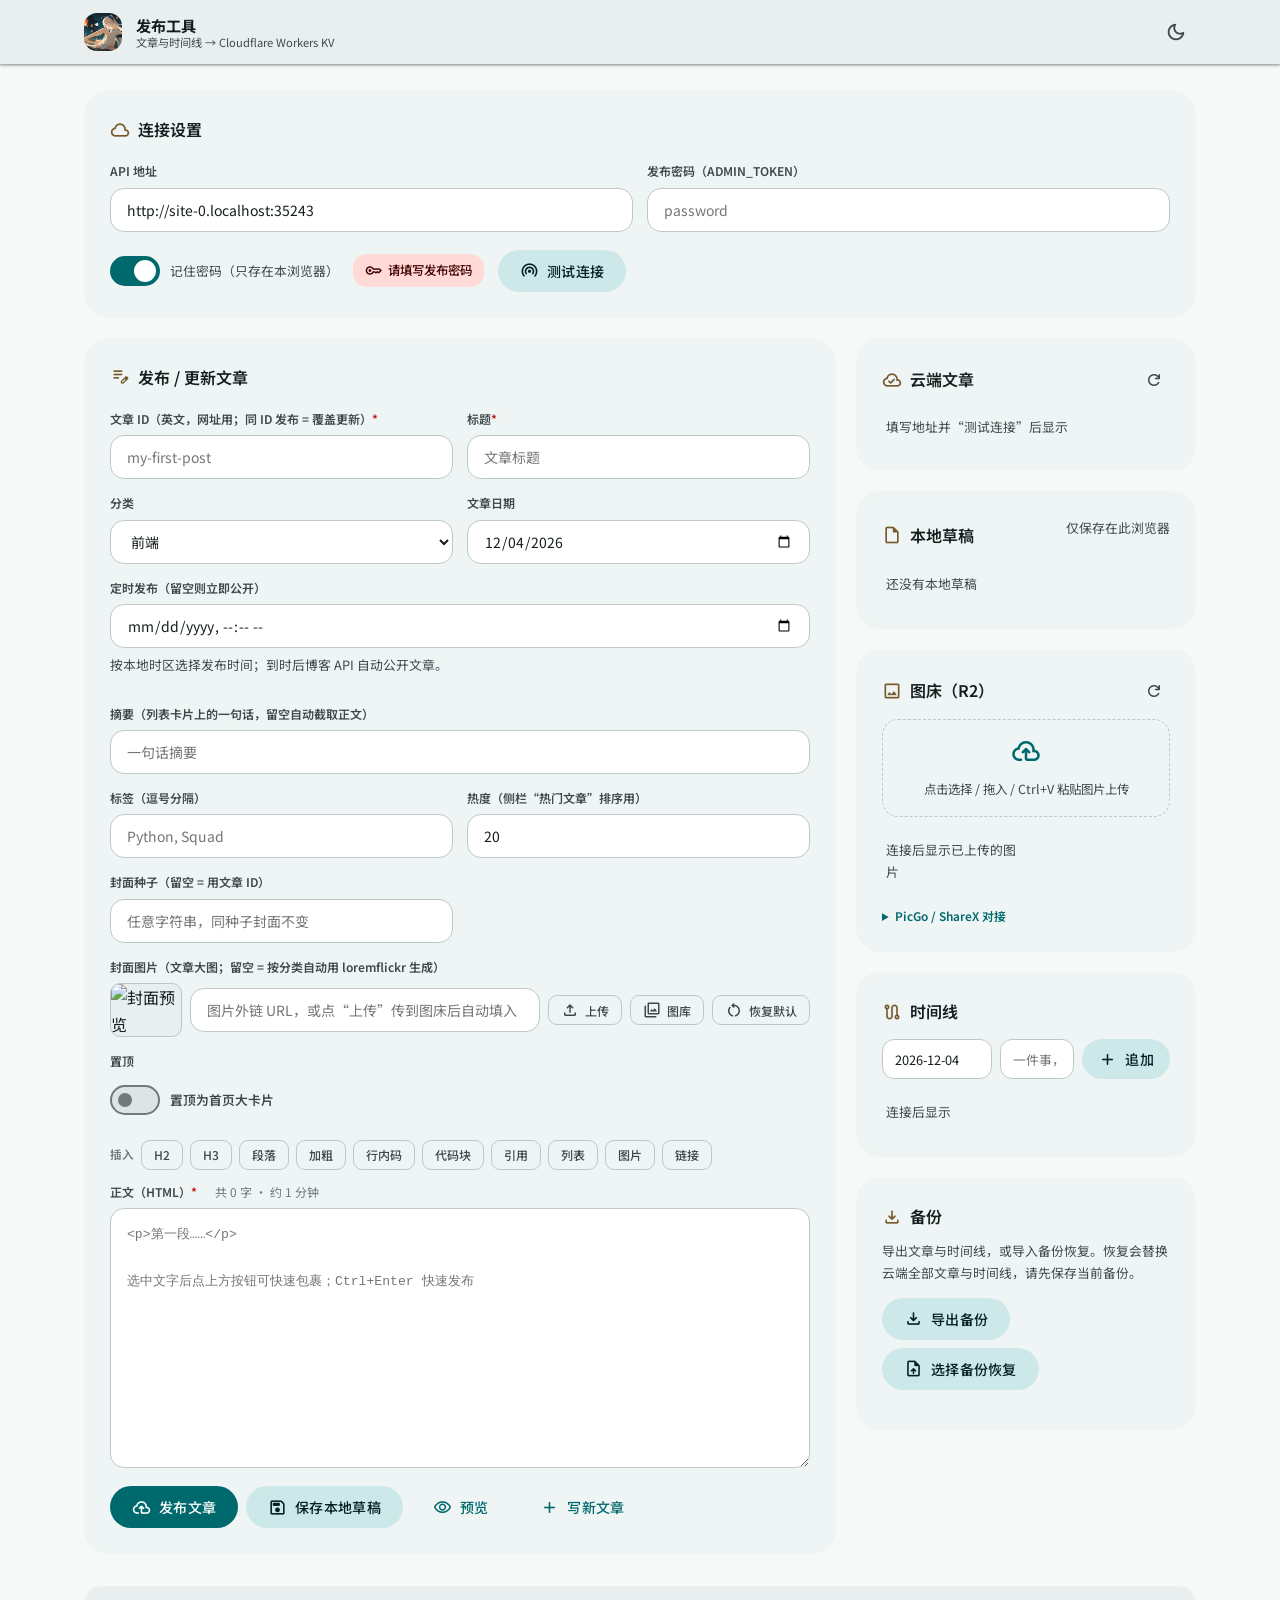
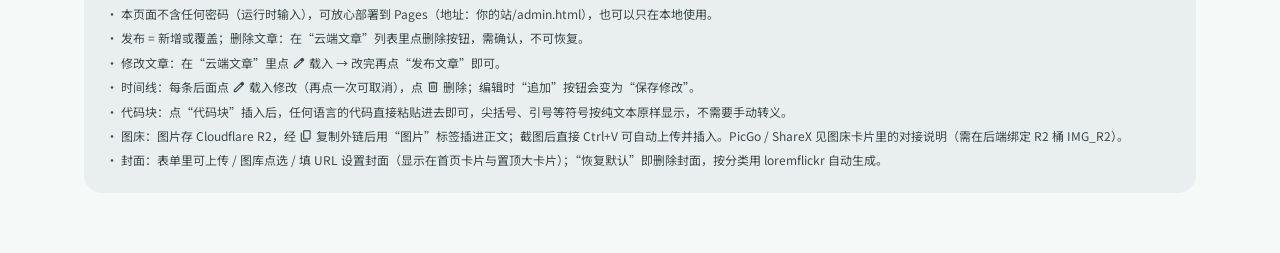
<file: admin.html>
<!DOCTYPE html>
<html lang="zh-CN">

<head>
  <meta charset="UTF-8">
  <meta name="viewport" content="width=device-width, initial-scale=1">
  <title>发布工具</title>
  <meta name="robots" content="noindex">
  <link rel="icon" type="image/jpeg" href="avatar.jpg">
  <link rel="preconnect" href="https://fonts.googleapis.com">
  <link rel="preconnect" href="https://fonts.gstatic.com" crossorigin>
  <link href="https://fonts.googleapis.com/css2?family=Noto+Sans+SC:wght@400;500;700&display=swap" rel="stylesheet">
  <link
    href="https://fonts.googleapis.com/css2?family=Material+Symbols+Rounded:opsz,wght,FILL,GRAD@20..48,300..600,0..1,0&display=block"
    rel="stylesheet">
  <link rel="stylesheet" href="base.css">
  <link rel="stylesheet" href="admin.css">
</head>

<body>


  <header class="top-app-bar">
    <div class="bar-inner">
      <img class="avatar" src="avatar.jpg" alt="">
      <div class="bar-title">
        <b>发布工具</b>
        <span>文章与时间线 → Cloudflare Workers KV</span>
      </div>
      <div class="bar-actions">
        <button class="icon-btn" id="themeBtn" aria-label="切换主题"><span class="msr">dark_mode</span></button>
      </div>
    </div>
  </header>

  <main class="container">

    <!-- ============ 连接设置 ============ -->
    <section class="card">
      <h2 class="card-title"><span class="msr">cloud</span>连接设置</h2>
      <div class="conn-grid">
        <div class="field">
          <label for="apiBase">API 地址</label>
          <input id="apiBase" placeholder="（部署在本站时自动填写）">
        </div>
        <div class="field">
          <label for="token">发布密码（ADMIN_TOKEN）</label>
          <input id="token" type="password" placeholder="password">
        </div>
      </div>
      <div class="conn-actions">
        <label class="switch">
          <input type="checkbox" id="remember">
          <span class="track"><span class="thumb"></span></span>
          <span class="switch-label">记住密码（只存在本浏览器）</span>
        </label>
        <span class="conn-status" id="connStatus"><span class="msr">cloud_off</span>未连接</span>
        <button class="btn btn-tonal" id="testBtn"><span class="msr">wifi_tethering</span>测试连接</button>
      </div>
    </section>

    <div class="main-grid">

      <!-- ============ 左：文章编辑器 ============ -->
      <section class="card editor-card">
        <div class="editor-head">
          <h2 class="card-title"><span class="msr">edit_note</span>发布 / 更新文章</h2>
          <span class="badge" id="editingBadge" hidden></span>
        </div>

        <div class="form-grid">
          <div class="field">
            <label for="pId">文章 ID（英文，网址用；同 ID 发布 = 覆盖更新）<i>*</i></label>
            <input id="pId" placeholder="my-first-post">
          </div>
          <div class="field">
            <label for="pTitle">标题<i>*</i></label>
            <input id="pTitle" placeholder="文章标题">
          </div>
          <div class="field">
            <label for="pCat">分类</label>
            <select id="pCat"></select>
          </div>
          <div class="field">
            <label for="pDate">文章日期</label>
            <input id="pDate" type="date">
          </div>
          <div class="field span-2">
            <label for="pPublishAt">定时发布（留空则立即公开）</label>
            <input id="pPublishAt" type="datetime-local">
            <small class="side-desc">按本地时区选择发布时间；到时后博客 API 自动公开文章。</small>
          </div>
          <div class="field span-2">
            <label for="pExcerpt">摘要（列表卡片上的一句话，留空自动截取正文）</label>
            <input id="pExcerpt" placeholder="一句话摘要">
          </div>
          <div class="field">
            <label for="pTags">标签（逗号分隔）</label>
            <input id="pTags" placeholder="Python, Squad">
          </div>
          <div class="field">
            <label for="pHeat">热度（侧栏“热门文章”排序用）</label>
            <input id="pHeat" type="number" value="20">
          </div>
          <div class="field">
            <label for="pSeed">封面种子（留空 = 用文章 ID）</label>
            <input id="pSeed" placeholder="任意字符串，同种子封面不变">
          </div>
          <div class="field span-2">
            <label for="pCover">封面图片（文章大图；留空 = 按分类自动用 loremflickr 生成）</label>
            <div class="cover-row">
              <img id="coverPreview" class="cover-preview" hidden alt="封面预览">
              <input id="pCover" placeholder="图片外链 URL，或点“上传”传到图床后自动填入">
              <button class="chip" type="button" id="coverUploadBtn" title="上传图片到图床并设为封面"><span
                  class="msr">upload</span>上传</button>
              <button class="chip" type="button" id="coverPickBtn" title="从图床已上传的图片里点选一张"><span
                  class="msr">photo_library</span>图库</button>
              <button class="chip" type="button" id="coverClearBtn" title="删除自定义封面，恢复 loremflickr 自动生成"><span
                  class="msr">restart_alt</span>恢复默认</button>
            </div>
          </div>
          <div class="field">
            <label>置顶</label>
            <label class="switch" style="height:44px">
              <input type="checkbox" id="featured">
              <span class="track"><span class="thumb"></span></span>
              <span class="switch-label">置顶为首页大卡片</span>
            </label>
          </div>
        </div>

        <div class="insert-bar">
          <span class="insert-label">插入</span>
          <button class="chip" data-ins="h2" type="button">H2</button>
          <button class="chip" data-ins="h3" type="button">H3</button>
          <button class="chip" data-ins="p" type="button">段落</button>
          <button class="chip" data-ins="b" type="button">加粗</button>
          <button class="chip" data-ins="code" type="button">行内码</button>
          <button class="chip" data-ins="pre" type="button">代码块</button>
          <button class="chip" data-ins="quote" type="button">引用</button>
          <button class="chip" data-ins="ul" type="button">列表</button>
          <button class="chip" data-ins="img" type="button">图片</button>
          <button class="chip" data-ins="link" type="button">链接</button>
        </div>

        <div class="field">
          <label for="content">正文（HTML）<i>*</i>　<span class="count" id="stats"></span></label>
          <textarea id="content"
            placeholder="&lt;p&gt;第一段……&lt;/p&gt;&#10;&#10;选中文字后点上方按钮可快速包裹；Ctrl+Enter 快速发布"></textarea>
        </div>

        <div class="preview-box" id="previewBox" hidden>
          <p class="preview-title">预览</p>
          <div class="prose" id="preview"></div>
        </div>

        <div class="msg" id="msg"></div>

        <div class="editor-actions">
          <button class="btn btn-filled" id="publishBtn"><span class="msr">cloud_upload</span>发布文章</button>
          <button class="btn btn-tonal" id="saveDraftBtn"><span class="msr">save</span>保存本地草稿</button>
          <button class="btn btn-text" id="previewBtn"><span class="msr">visibility</span>预览</button>
          <button class="btn btn-text" id="newBtn"><span class="msr">add</span>写新文章</button>
          <span class="side-desc" id="draftSaveStatus" aria-live="polite"></span>
        </div>
      </section>


      <aside class="side">

        <section class="card">
          <div class="side-head">
            <h2 class="card-title"><span class="msr">cloud_done</span>云端文章</h2>
            <button class="icon-btn sm" id="refreshBtn" title="刷新列表"><span class="msr">refresh</span></button>
          </div>
          <div class="cloud-list" id="cloudList">
            <p class="placeholder">填写地址并“测试连接”后显示</p>
          </div>
        </section>

        <section class="card">
          <div class="side-head">
            <h2 class="card-title"><span class="msr">draft</span>本地草稿</h2>
            <span class="side-desc">仅保存在此浏览器</span>
          </div>
          <div class="cloud-list" id="localDraftList"></div>
        </section>

        <section class="card">
          <div class="side-head">
            <h2 class="card-title"><span class="msr">image</span>图床（R2）</h2>
            <button class="icon-btn sm" id="imgRefreshBtn" title="刷新图片列表"><span class="msr">refresh</span></button>
          </div>
          <div class="drop-zone" id="dropZone">
            <span class="msr">cloud_upload</span>
            <p>点击选择 / 拖入 / Ctrl+V 粘贴图片上传</p>
          </div>
          <input type="file" id="imgInput" accept="image/*" multiple hidden>
          <div class="img-grid" id="imgGrid">
            <p class="placeholder">连接后显示已上传的图片</p>
          </div>
          <div class="api-tip">
            <details>
              <summary>PicGo / ShareX 对接</summary>
              <p>接口：<code class="js-ep">/api/upload</code>（POST），图片用 multipart 字段 <code>file</code> 上传，鉴权头
                <code>X-Admin-Token</code> = 发布密码，返回 JSON 里的 <code>url</code> 即外链。</p>
              <pre>PicGo「自定义 Web 图床」：
  API 地址   https://你的域名/api/upload
  请求方式   POST
  表单字段   file  （文件字段）
  请求头     X-Admin-Token: 你的发布密码
  URL 后缀   data.url

ShareX「自定义上传器」：
  Method     POST
  URL        https://你的域名/api/upload
  Headers    X-Admin-Token = 你的发布密码
  Body       Form(Multipart)，文件字段名 file</pre>
            </details>
          </div>
        </section>

        <section class="card">
          <h2 class="card-title" style="margin-bottom:14px"><span class="msr">route</span>时间线</h2>
          <div class="tl-form">
            <input id="tDate" type="text" placeholder="2026-09-01" style="width:110px;flex:none">
            <input id="tText" type="text" placeholder="一件事，如：第一次用 KV 发文">
            <button class="btn btn-tonal" id="tlAddBtn"><span class="msr">add</span>追加</button>
          </div>
          <div class="tl-list" id="tlList">
            <p class="placeholder">连接后显示</p>
          </div>
        </section>

        <section class="card">
          <h2 class="card-title" style="margin-bottom:10px"><span class="msr">download</span>备份</h2>
          <p class="side-desc">导出文章与时间线，或导入备份恢复。恢复会替换云端全部文章与时间线，请先保存当前备份。</p>
          <div style="display:flex;gap:8px;flex-wrap:wrap">
            <button class="btn btn-tonal" id="backupBtn"><span class="msr">download</span>导出备份</button>
            <button class="btn btn-tonal" id="restorePickBtn"><span class="msr">upload_file</span>选择备份恢复</button>
          </div>
          <input type="file" id="restoreInput" accept=".json,application/json" hidden>
          <p class="side-desc" id="restoreStatus" aria-live="polite"></p>
        </section>

      </aside>
    </div>

    <footer class="tips">
      <p>· 本页面不含任何密码（运行时输入），可放心部署到 Pages（地址：你的站/admin.html），也可以只在本地使用。</p>
      <p>· 发布 = 新增或覆盖；删除文章：在“云端文章”列表里点删除按钮，需确认，不可恢复。</p>
      <p>· 修改文章：在“云端文章”里点 <span class="msr" style="font-size:14px;vertical-align:-2px">edit</span> 载入 → 改完再点“发布文章”即可。
      </p>
      <p>· 时间线：每条后面点 <span class="msr" style="font-size:14px;vertical-align:-2px">edit</span> 载入修改（再点一次可取消），点 <span
          class="msr" style="font-size:14px;vertical-align:-2px">delete</span> 删除；编辑时“追加”按钮会变为“保存修改”。</p>
      <p>· 代码块：点“代码块”插入后，任何语言的代码直接粘贴进去即可，尖括号、引号等符号按纯文本原样显示，不需要手动转义。</p>
      <p>· 图床：图片存 Cloudflare R2，经 <span class="msr" style="font-size:14px;vertical-align:-2px">content_copy</span>
        复制外链后用“图片”标签插进正文；截图后直接 Ctrl+V 可自动上传并插入。PicGo / ShareX 见图床卡片里的对接说明（需在后端绑定 R2 桶 IMG_R2）。</p>
      <p>· 封面：表单里可上传 / 图库点选 / 填 URL 设置封面（显示在首页卡片与置顶大卡片）；“恢复默认”即删除封面，按分类用 loremflickr 自动生成。</p>
    </footer>
  </main>

  <script src="sanitize.js"></script>
  <script src="admin.js"></script>
</body>

</html>
</file>
<file: base.css>
/* ============================================================
   base.css —— 共享设计系统
   博客端（style.css）与发布后台（admin.css）都依赖本文件：
   M3 设计令牌、reset、图标字体、按钮 / chip / 卡片基础组件。
   页面差异（字号、间距覆盖）写在各自的 css 里。
   ============================================================ */

/* ---------------- M3 色彩令牌（亮色方案） ---------------- */
:root {
  --md-primary: #00696d;
  --md-on-primary: #ffffff;
  --md-primary-container: #9cf1f2;
  --md-on-primary-container: #002021;
  --md-secondary: #4a6365;
  --md-on-secondary: #ffffff;
  --md-secondary-container: #cce8e9;
  --md-on-secondary-container: #051f21;
  --md-tertiary: #77592d;
  --md-on-tertiary: #ffffff;
  --md-tertiary-container: #ffdfa6;
  --md-on-tertiary-container: #271a00;
  --md-error: #ba1a1a;
  --md-on-error: #ffffff;
  --md-error-container: #ffdad6;
  --md-on-error-container: #410002;
  --md-surface: #f5faf9;
  --md-on-surface: #161d1d;
  --md-surface-variant: #dae4e5;
  --md-on-surface-variant: #3f4949;
  --md-outline: #6f7979;
  --md-outline-variant: #bec8c9;
  --md-surface-container-lowest: #ffffff;
  --md-surface-container-low: #eff5f4;
  --md-surface-container: #e9efef;
  --md-surface-container-high: #e3eaea;
  --md-surface-container-highest: #dee4e4;
  --md-inverse-surface: #2b3232;
  --md-inverse-on-surface: #ecf2f1;
  --md-inverse-primary: #80d4d5;

  --elev-1: 0 1px 2px rgba(0,0,0,.3), 0 1px 3px 1px rgba(0,0,0,.15);
  --elev-2: 0 1px 2px rgba(0,0,0,.3), 0 2px 6px 2px rgba(0,0,0,.15);
  --elev-3: 0 1px 3px rgba(0,0,0,.3), 0 4px 8px 3px rgba(0,0,0,.15);

  --ease-standard: cubic-bezier(.2, 0, 0, 1);
  --ease-spring: cubic-bezier(.34, 1.56, .64, 1);
  --font-mono: ui-monospace, 'SF Mono', 'Cascadia Code', Consolas, monospace;
}

/* ---------------- M3 暗色方案 ---------------- */
[data-theme="dark"] {
  --md-primary: #80d4d5;
  --md-on-primary: #003738;
  --md-primary-container: #004f51;
  --md-on-primary-container: #9cf1f2;
  --md-secondary: #b0cbcd;
  --md-on-secondary: #1c3436;
  --md-secondary-container: #334b4d;
  --md-on-secondary-container: #cce8e9;
  --md-tertiary: #e8c28c;
  --md-on-tertiary: #422d00;
  --md-tertiary-container: #5d4212;
  --md-on-tertiary-container: #ffdfa6;
  --md-error: #ffb4ab;
  --md-on-error: #690005;
  --md-error-container: #93000a;
  --md-on-error-container: #ffdad6;
  --md-surface: #0e1515;
  --md-on-surface: #dee4e4;
  --md-surface-variant: #3f4949;
  --md-on-surface-variant: #bec8c9;
  --md-outline: #899393;
  --md-outline-variant: #3f4949;
  --md-surface-container-lowest: #090f0f;
  --md-surface-container-low: #161d1d;
  --md-surface-container: #1a2121;
  --md-surface-container-high: #252b2b;
  --md-surface-container-highest: #303636;
  --md-inverse-surface: #dee4e4;
  --md-inverse-on-surface: #2b3232;
  --md-inverse-primary: #00696d;
  --elev-1: 0 1px 2px rgba(0,0,0,.5), 0 1px 3px 1px rgba(0,0,0,.2);
  --elev-2: 0 1px 2px rgba(0,0,0,.5), 0 2px 6px 2px rgba(0,0,0,.25);
  --elev-3: 0 2px 4px rgba(0,0,0,.5), 0 4px 10px 3px rgba(0,0,0,.3);
}

/* ---------------- 基础 ---------------- */
* { margin: 0; padding: 0; box-sizing: border-box; }
body {
  font-family: var(--font-sans);
  background: var(--md-surface);
  color: var(--md-on-surface);
  line-height: 1.75;
  -webkit-font-smoothing: antialiased;
  transition: background-color .35s var(--ease-standard), color .35s var(--ease-standard);
}
img { display: block; max-width: 100%; }
a { color: inherit; text-decoration: none; }
button { font-family: inherit; cursor: pointer; border: none; background: none; color: inherit; }
::selection { background: var(--md-primary-container); color: var(--md-on-primary-container); }
:focus-visible { outline: 2px solid var(--md-primary); outline-offset: 2px; border-radius: 4px; }
::-webkit-scrollbar { width: 10px; height: 10px; }
::-webkit-scrollbar-thumb { background: var(--md-outline-variant); border-radius: 8px; border: 2px solid var(--md-surface); }
::-webkit-scrollbar-track { background: transparent; }

/* Material Symbols Rounded 图标 */
.msr {
  font-family: 'Material Symbols Rounded';
  font-weight: normal; font-style: normal; font-size: 24px; line-height: 1;
  letter-spacing: normal; text-transform: none; display: inline-block; white-space: nowrap;
  direction: ltr; -webkit-font-feature-settings: 'liga'; -webkit-font-smoothing: antialiased;
  font-variation-settings: 'FILL' 0, 'wght' 400, 'GRAD' 0, 'opsz' 24;
  transition: font-variation-settings .35s var(--ease-standard);
  user-select: none;
}
.msr.filled { font-variation-settings: 'FILL' 1, 'wght' 400, 'GRAD' 0, 'opsz' 24; }

/* ---------------- 按钮体系（M3） ---------------- */
.btn {
  display: inline-flex; align-items: center; justify-content: center; gap: 8px;
  height: 42px; padding: 0 24px; border-radius: 21px;
  font-size: .875rem; font-weight: 500; letter-spacing: .02em;
  position: relative; transition: box-shadow .25s var(--ease-standard), background-color .25s;
}
.btn .msr { font-size: 19px; }
.btn-filled { background: var(--md-primary); color: var(--md-on-primary); }
.btn-filled:hover { box-shadow: var(--elev-1); }
.btn-tonal { background: var(--md-secondary-container); color: var(--md-on-secondary-container); }
.btn-text { background: transparent; color: var(--md-primary); padding: 0 16px; }

/* 状态层：hover 8% / active 12% */
.btn::after, .icon-btn::after, .chip::after {
  content: ""; position: absolute; inset: 0; border-radius: inherit;
  background: currentColor; opacity: 0; pointer-events: none;
  transition: opacity .18s var(--ease-standard);
}
.btn:hover::after, .icon-btn:hover::after, .chip:hover::after { opacity: .08; }
.btn:active::after, .icon-btn:active::after, .chip:active::after { opacity: .12; }

.icon-btn {
  width: 42px; height: 42px; border-radius: 50%; display: grid; place-items: center;
  color: var(--md-on-surface-variant); position: relative; transition: color .2s;
}
.icon-btn:hover { color: var(--md-on-surface); }
.icon-btn .msr { font-size: 22px; }
.icon-btn.sm { width: 34px; height: 34px; }
.icon-btn.sm .msr { font-size: 18px; }

/* ---------------- Chips（M3） ---------------- */
.chip {
  display: inline-flex; align-items: center; gap: 6px; height: 34px; padding: 0 14px;
  border-radius: 10px; border: 1px solid var(--md-outline-variant);
  background: transparent; color: var(--md-on-surface-variant);
  font-size: .8125rem; font-weight: 500; position: relative;
  transition: background-color .25s, color .25s, border-color .25s;
}
.chip .msr { font-size: 18px; }
.chip.selected { background: var(--md-secondary-container); color: var(--md-on-secondary-container); border-color: transparent; }

/* ---------------- 卡片 ---------------- */
.card { background: var(--md-surface-container-low); border-radius: 24px; }

/* ---------------- 动效减弱 ---------------- */
@media (prefers-reduced-motion: reduce) {
  *, *::before, *::after { animation-duration: .01ms !important; animation-iteration-count: 1 !important; transition-duration: .01ms !important; }
  html { scroll-behavior: auto; }
}
</file>
<file: admin.css>
/* ============================================================
   admin.css —— 发布后台样式
   依赖 base.css（设计令牌 / reset / 按钮 / chip / 卡片）。
   本文件包含：后台布局与功能样式 + 少量尺寸覆盖
   （后台图标 / chip / 按钮比博客端略小，保持原有视）。
   ============================================================ */

/* 页面级字体（后台不加载 Google Sans Text，直接用 Noto Sans SC） */
:root {
  --font-sans: 'Noto Sans SC', system-ui, -apple-system, 'Segoe UI', sans-serif;
  --font-mono: ui-monospace, 'SF Mono', Consolas, monospace;
  --ease: var(--ease-standard); /* 兼容历史命名 */
}

body {
  line-height: 1.7;
  min-height: 100vh;
  transition: background-color .3s var(--ease), color .3s var(--ease);
}

::-webkit-scrollbar { width: 8px; height: 8px; }
::-webkit-scrollbar-thumb { background: var(--md-outline-variant); border-radius: 8px; border: none; }

/* ---- 尺寸差异覆盖（后台略紧凑） ---- */
.msr { font-size: 20px; }
.btn { padding: 0 22px; transition: box-shadow .25s, opacity .2s; }
.btn:disabled { opacity: .55; cursor: default; }
.icon-btn { width: 40px; height: 40px; }
.icon-btn.sm { width: 32px; height: 32px; }
.icon-btn.sm .msr { font-size: 18px; }
.chip { height: 30px; padding: 0 12px; border-radius: 9px; font-size: .75rem; }
.chip:hover { border-color: var(--md-outline); }
.card { padding: 26px; }

/* ---------------- 顶部应用栏 ---------------- */
.top-app-bar {
  position: sticky;
  top: 0;
  z-index: 50;
  background: var(--md-surface-container);
  box-shadow: var(--elev-1);
}

.bar-inner {
  max-width: 1160px;
  margin: 0 auto;
  height: 64px;
  padding: 0 24px;
  display: flex;
  align-items: center;
  gap: 14px;
}

.avatar {
  width: 38px;
  height: 38px;
  border-radius: 13px;
  object-fit: cover;
}

.bar-title b {
  display: block;
  font-size: .95rem;
  line-height: 1.4;
}

.bar-title span {
  display: block;
  font-size: .7rem;
  color: var(--md-on-surface-variant);
  line-height: 1.2;
}

.bar-actions {
  margin-left: auto;
}

/* ---------------- 布局 ---------------- */
.container {
  max-width: 1160px;
  margin: 0 auto;
  padding: 26px 24px 60px;
}

.card-title {
  display: flex;
  align-items: center;
  gap: 8px;
  font-size: 1rem;
  font-weight: 600;
}

.card-title .msr {
  font-size: 20px;
  color: var(--md-tertiary);
}

.conn-grid {
  display: grid;
  grid-template-columns: 1fr 1fr;
  gap: 14px;
  margin-top: 18px;
}

.main-grid {
  display: grid;
  grid-template-columns: minmax(0, 1fr) 340px;
  gap: 20px;
  margin-top: 20px;
  align-items: start;
}

.side {
  display: flex;
  flex-direction: column;
  gap: 20px;
}

.side-head {
  display: flex;
  align-items: center;
  justify-content: space-between;
  margin-bottom: 12px;
}

.side-desc {
  font-size: .8rem;
  color: var(--md-on-surface-variant);
  margin-bottom: 14px;
}

/* ---------------- 表单 ---------------- */
.field {
  display: flex;
  flex-direction: column;
  gap: 6px;
  min-width: 0;
}

.field label {
  font-size: .75rem;
  font-weight: 600;
  color: var(--md-on-surface-variant);
}

.field label i {
  color: var(--md-error);
  font-style: normal;
}

.field .count {
  font-weight: 400;
  color: var(--md-outline);
  margin-left: 6px;
}

.field input,
.field select,
.field textarea {
  width: 100%;
  height: 44px;
  padding: 0 16px;
  border-radius: 14px;
  border: 1px solid var(--md-outline-variant);
  background: var(--md-surface-container-lowest);
  color: var(--md-on-surface);
  font: .875rem var(--font-sans);
  outline: none;
  transition: border-color .2s;
}

.field input:focus,
.field select:focus,
.field textarea:focus {
  border-color: var(--md-primary);
}

.field input.invalid,
.field textarea.invalid {
  border-color: var(--md-error);
}

.field textarea {
  height: auto;
  min-height: 260px;
  padding: 14px 16px;
  resize: vertical;
  font-family: var(--font-mono);
  font-size: .82rem;
  line-height: 1.8;
}

.form-grid {
  display: grid;
  grid-template-columns: repeat(2, 1fr);
  gap: 14px;
  margin-top: 18px;
}

.span-2 {
  grid-column: 1 / -1;
}

/* ---------------- 开关（M3 Switch） ---------------- */
.switch {
  display: inline-flex;
  align-items: center;
  gap: 10px;
  cursor: pointer;
}

.switch input {
  display: none;
}

.track {
  width: 50px;
  height: 30px;
  border-radius: 15px;
  background: var(--md-surface-container-highest);
  border: 2px solid var(--md-outline);
  position: relative;
  flex: none;
  transition: .25s var(--ease);
}

.thumb {
  position: absolute;
  left: 6px;
  top: 50%;
  transform: translateY(-50%);
  width: 14px;
  height: 14px;
  border-radius: 50%;
  background: var(--md-outline);
  transition: .25s var(--ease);
}

.switch input:checked+.track {
  background: var(--md-primary);
  border-color: var(--md-primary);
}

.switch input:checked+.track .thumb {
  left: 22px;
  width: 22px;
  height: 22px;
  background: var(--md-on-primary);
}

.switch-label {
  font-size: .8rem;
  color: var(--md-on-surface-variant);
}

/* ---------------- 连接状态 / 消息 ---------------- */
.conn-actions {
  display: flex;
  align-items: center;
  gap: 14px;
  margin-top: 18px;
  flex-wrap: wrap;
}

.conn-status {
  display: inline-flex;
  align-items: center;
  gap: 6px;
  font-size: .78rem;
  font-weight: 500;
  color: var(--md-on-surface-variant);
  padding: 6px 12px;
  border-radius: 14px;
  background: var(--md-surface-container-high);
}

.conn-status .msr {
  font-size: 17px;
}

.conn-status.ok {
  color: var(--md-on-secondary-container);
  background: var(--md-secondary-container);
}

.conn-status.err {
  color: var(--md-on-error-container);
  background: var(--md-error-container);
}

.msg {
  display: none;
  align-items: center;
  gap: 10px;
  margin-top: 16px;
  padding: 12px 16px;
  border-radius: 14px;
  font-size: .83rem;
}

.msg.show {
  display: flex;
}

.msg .msr {
  font-size: 19px;
  flex: none;
}

.msg.ok {
  background: var(--md-secondary-container);
  color: var(--md-on-secondary-container);
}

.msg.err {
  background: var(--md-error-container);
  color: var(--md-on-error-container);
}

.msg.info {
  background: var(--md-surface-container-high);
  color: var(--md-on-surface);
}

/* ---------------- 编辑器 ---------------- */
.editor-head {
  display: flex;
  align-items: center;
  justify-content: space-between;
  gap: 10px;
  flex-wrap: wrap;
}

.badge {
  font-size: .72rem;
  font-weight: 600;
  color: var(--md-on-tertiary-container);
  background: var(--md-tertiary-container);
  padding: 4px 12px;
  border-radius: 12px;
}

.insert-bar {
  display: flex;
  align-items: center;
  gap: 7px;
  flex-wrap: wrap;
  margin: 18px 0 12px;
}

.insert-label {
  font-size: .72rem;
  font-weight: 600;
  color: var(--md-outline);
}

.editor-actions {
  display: flex;
  gap: 8px;
  margin-top: 18px;
  flex-wrap: wrap;
}

.preview-box {
  margin-top: 14px;
  border: 1px dashed var(--md-outline-variant);
  border-radius: 16px;
  padding: 18px 20px;
}

.preview-title {
  font-size: .72rem;
  font-weight: 600;
  letter-spacing: .1em;
  color: var(--md-outline);
  margin-bottom: 10px;
}

.placeholder {
  font-size: .8rem;
  color: var(--md-on-surface-variant);
  padding: 8px 4px;
}

/* 预览区排版（博客正文迷你版） */
.prose {
  font-size: .92rem;
  line-height: 1.9;
}

.prose p {
  margin-bottom: 1em;
}

.prose h2 {
  display: flex;
  align-items: center;
  gap: 8px;
  font-size: 1.15rem;
  margin: 1.4em 0 .7em;
}

.prose h2::before {
  content: "";
  width: 4px;
  height: 16px;
  border-radius: 2px;
  background: var(--md-primary);
}

.prose h3 {
  font-size: 1rem;
  margin: 1.2em 0 .6em;
}

.prose strong {
  font-weight: 600;
}

.prose code {
  font-family: var(--font-mono);
  font-size: .85em;
  background: var(--md-secondary-container);
  color: var(--md-on-secondary-container);
  padding: 2px 6px;
  border-radius: 6px;
}

.prose pre {
  background: var(--md-surface-container-high);
  border: 1px solid var(--md-outline-variant);
  border-radius: 12px;
  padding: 14px 16px;
  overflow-x: auto;
  margin: 1.2em 0;
}

.prose pre code {
  background: none;
  padding: 0;
  font-size: .8rem;
}

.prose blockquote {
  border-left: 3px solid var(--md-primary);
  background: var(--md-surface-container);
  border-radius: 4px 14px 14px 4px;
  padding: 10px 16px;
  margin: 1.2em 0;
}

.prose ul {
  list-style: none;
  padding-left: 4px;
  margin: 1em 0;
}

.prose li {
  position: relative;
  padding-left: 20px;
  margin-bottom: .4em;
}

.prose li::before {
  content: "";
  position: absolute;
  left: 2px;
  top: .7em;
  width: 6px;
  height: 6px;
  border-radius: 50%;
  background: var(--md-tertiary);
}

.prose figure {
  margin: 1.2em 0;
}

.prose figure img {
  border-radius: 14px;
  width: 100%;
}

.prose figcaption {
  text-align: center;
  font-size: .75rem;
  color: var(--md-on-surface-variant);
  margin-top: 6px;
}

.prose a {
  color: var(--md-primary);
}

/* ---------------- 云端文章列表 ---------------- */
.cloud-list {
  display: flex;
  flex-direction: column;
  gap: 4px;
  max-height: 430px;
  overflow-y: auto;
}

.cloud-item {
  display: flex;
  align-items: center;
  gap: 10px;
  padding: 10px 8px;
  border-radius: 14px;
  transition: background .2s;
  cursor: pointer;
}

.cloud-item:hover {
  background: var(--md-surface-container);
}

.cloud-item:focus-visible {
  outline: 2px solid var(--md-primary);
  outline-offset: 2px;
}

.ci-main {
  flex: 1;
  min-width: 0;
}

.ci-main b {
  display: flex;
  align-items: center;
  gap: 4px;
  font-size: .85rem;
  font-weight: 500;
  white-space: nowrap;
  overflow: hidden;
  text-overflow: ellipsis;
}

.ci-main .star {
  font-size: 15px;
  color: var(--md-tertiary);
  font-variation-settings: 'FILL' 1;
  flex: none;
}

.ci-main span {
  font-size: .72rem;
  color: var(--md-on-surface-variant);
}

.editing-flag {
  color: var(--md-primary);
  font-style: normal;
  font-weight: 600;
}

.ci-actions {
  display: flex;
  gap: 2px;
  flex: none;
}

/* ---------------- 图床（R2） ---------------- */
.drop-zone {
  margin-bottom: 14px;
  border: 1.5px dashed var(--md-outline-variant);
  border-radius: 16px;
  padding: 16px 12px;
  text-align: center;
  cursor: pointer;
  transition: border-color .2s, background .2s;
}

.drop-zone:hover,
.drop-zone.over {
  border-color: var(--md-primary);
  background: var(--md-surface-container);
}

.drop-zone .msr {
  font-size: 30px;
  color: var(--md-primary);
}

.drop-zone p {
  font-size: .78rem;
  color: var(--md-on-surface-variant);
  margin-top: 6px;
}

.img-grid {
  display: grid;
  grid-template-columns: repeat(2, 1fr);
  gap: 10px;
  max-height: 340px;
  overflow-y: auto;
}

.img-cell {
  position: relative;
  border-radius: 14px;
  overflow: hidden;
  background: var(--md-surface-container);
  aspect-ratio: 4 / 3;
}

.img-cell img {
  width: 100%;
  height: 100%;
  object-fit: cover;
}

.img-cell .img-ops {
  position: absolute;
  inset: auto 0 0 0;
  display: flex;
  justify-content: center;
  gap: 2px;
  padding: 4px 0;
  background: linear-gradient(transparent, rgba(0, 0, 0, .55));
  opacity: 0;
  transition: opacity .2s;
}

.img-cell:hover .img-ops {
  opacity: 1;
}

.img-cell .img-ops .icon-btn {
  color: #fff;
  width: 30px;
  height: 30px;
}

.img-cell .img-ops .icon-btn .msr {
  font-size: 17px;
}

.api-tip {
  margin-top: 14px;
  font-size: .74rem;
  color: var(--md-on-surface-variant);
  line-height: 1.8;
}

.api-tip code {
  font-family: var(--font-mono);
  font-size: .72rem;
  background: var(--md-surface-container-high);
  padding: 1px 6px;
  border-radius: 6px;
  word-break: break-all;
}

.api-tip summary {
  cursor: pointer;
  font-weight: 600;
  color: var(--md-primary);
}

.api-tip pre {
  background: var(--md-surface-container-high);
  border-radius: 10px;
  padding: 10px 12px;
  overflow-x: auto;
  font: .72rem/1.7 var(--font-mono);
  margin: 8px 0;
  white-space: pre;
}

/* ---------------- 封面图片 ---------------- */
.cover-row {
  display: flex;
  align-items: center;
  gap: 8px;
}

.cover-row input {
  flex: 1;
  min-width: 0;
  width: auto;
}

.cover-preview {
  width: 72px;
  height: 54px;
  border-radius: 10px;
  object-fit: cover;
  border: 1px solid var(--md-outline-variant);
  background: var(--md-surface-container);
  flex: none;
}

.img-grid.picking {
  outline: 2px dashed var(--md-primary);
  outline-offset: 3px;
  border-radius: 14px;
}

.img-more {
  grid-column: 1 / -1;
  display: inline-flex;
  align-items: center;
  justify-content: center;
  gap: 6px;
  height: 38px;
  border-radius: 12px;
  border: 1px dashed var(--md-outline-variant);
  color: var(--md-primary);
  font-size: .78rem;
  font-weight: 500;
}

.img-more:hover {
  border-color: var(--md-primary);
  background: var(--md-surface-container);
}

.img-more:disabled {
  opacity: .55;
  cursor: default;
}

.img-more .msr {
  font-size: 18px;
}

.tl-form {
  display: flex;
  gap: 8px;
  margin-bottom: 14px;
}

.tl-form input {
  height: 40px;
  padding: 0 12px;
  border-radius: 12px;
  border: 1px solid var(--md-outline-variant);
  background: var(--md-surface-container-lowest);
  color: var(--md-on-surface);
  font: .8rem var(--font-sans);
  outline: none;
}

.tl-form input:focus {
  border-color: var(--md-primary);
}

.tl-form input[type="text"] {
  flex: 1;
  min-width: 0;
}

.tl-form .btn {
  height: 40px;
  padding: 0 16px;
  flex: none;
}

.tl-list {
  display: flex;
  flex-direction: column;
  gap: 8px;
  max-height: 280px;
  overflow-y: auto;
}

.tl-row {
  display: flex;
  flex-direction: column;
  padding: 8px 12px;
  border-radius: 12px;
  background: var(--md-surface-container);
}

.tl-row b {
  font: 600 .75rem var(--font-mono);
  color: var(--md-primary);
}

.tl-row p {
  font-size: .8rem;
  color: var(--md-on-surface-variant);
}

.tl-top {
  display: flex;
  align-items: center;
  gap: 6px;
}

.tl-main {
  flex: 1;
  min-width: 0;
}

.tl-row.editing {
  box-shadow: inset 0 0 0 1.5px var(--md-primary);
}

.tips {
  margin-top: 32px;
  padding: 18px 22px;
  border-radius: 18px;
  background: var(--md-surface-container);
  font-size: .75rem;
  color: var(--md-on-surface-variant);
}

.tips p {
  margin-bottom: 4px;
}

@media (max-width: 960px) {
  .main-grid {
    grid-template-columns: 1fr;
  }

  .conn-grid {
    grid-template-columns: 1fr;
  }
}

@media (max-width: 620px) {
  .container {
    padding: 18px 14px 48px;
  }

  .form-grid {
    grid-template-columns: 1fr;
  }

  .span-2 {
    grid-column: auto;
  }

  .tl-form {
    flex-wrap: wrap;
  }

  .tl-form input[type="text"] {
    flex-basis: 100%;
  }
}
</file>
